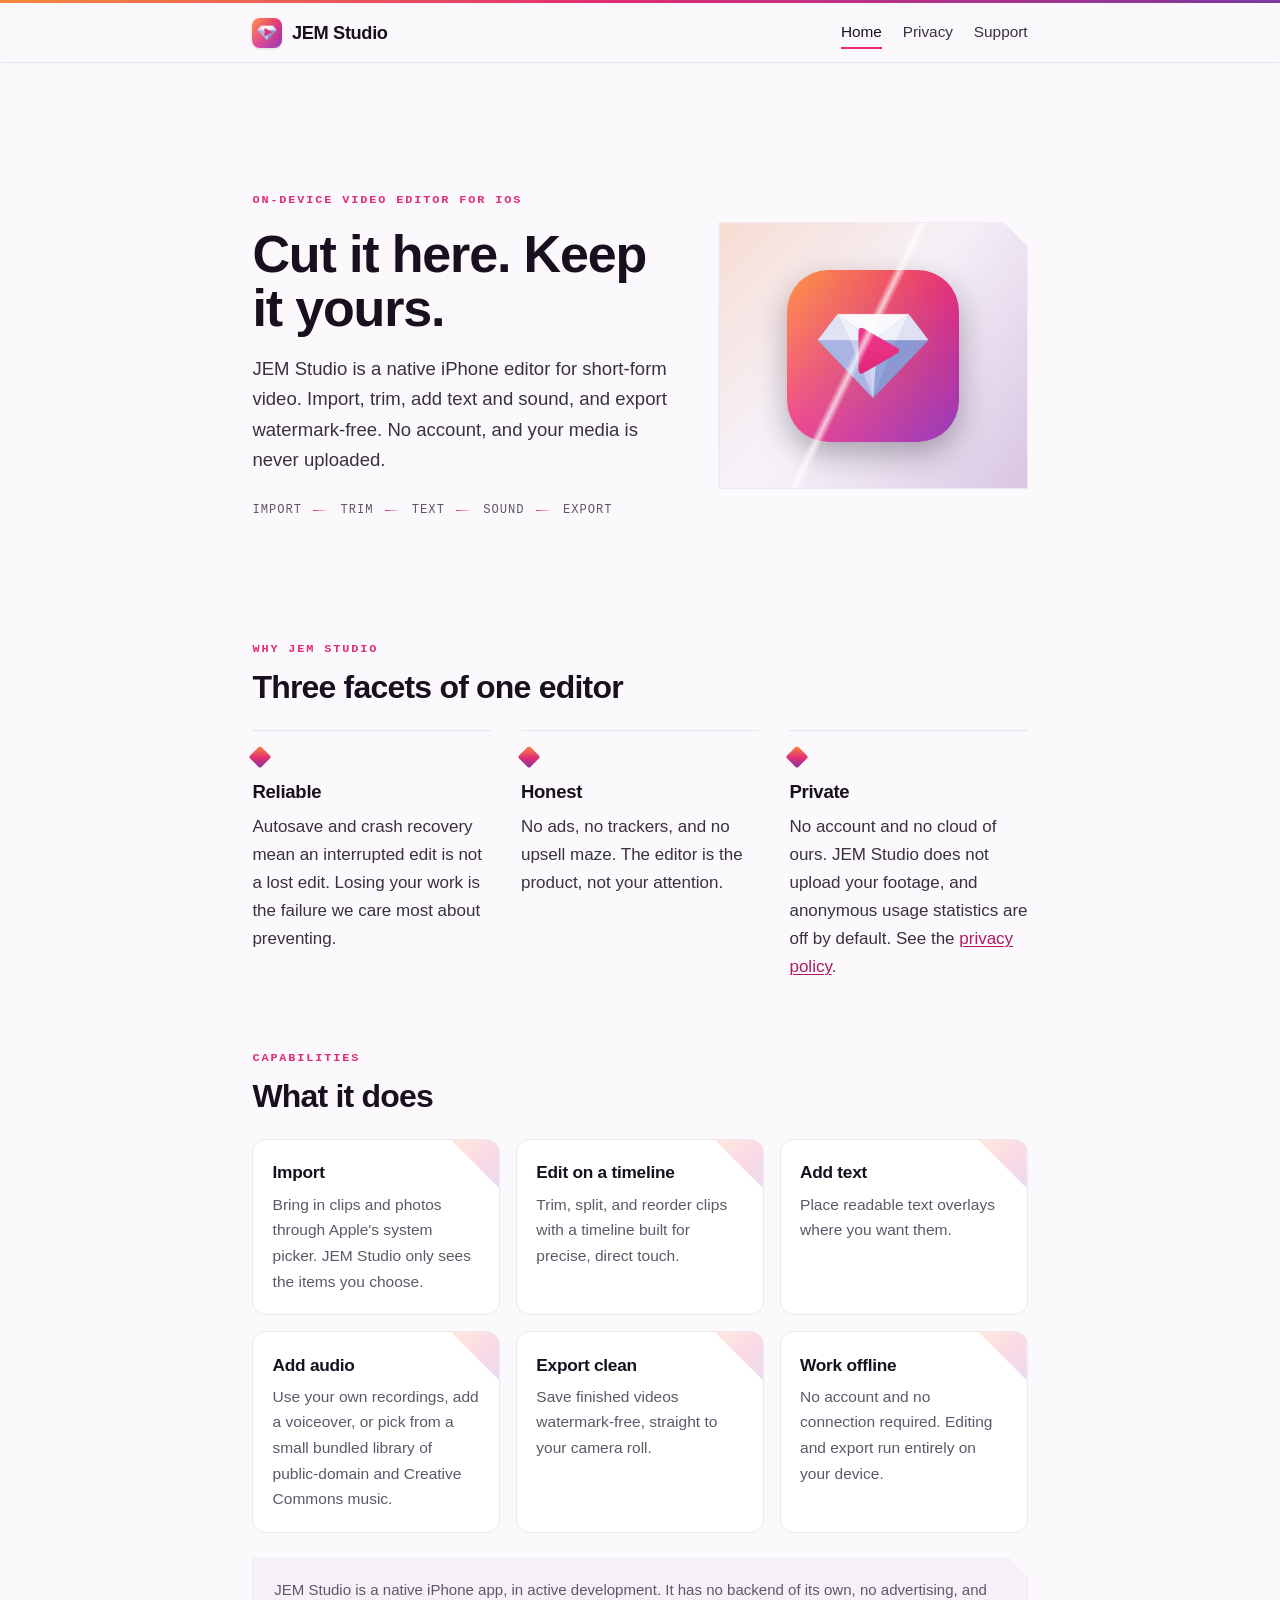
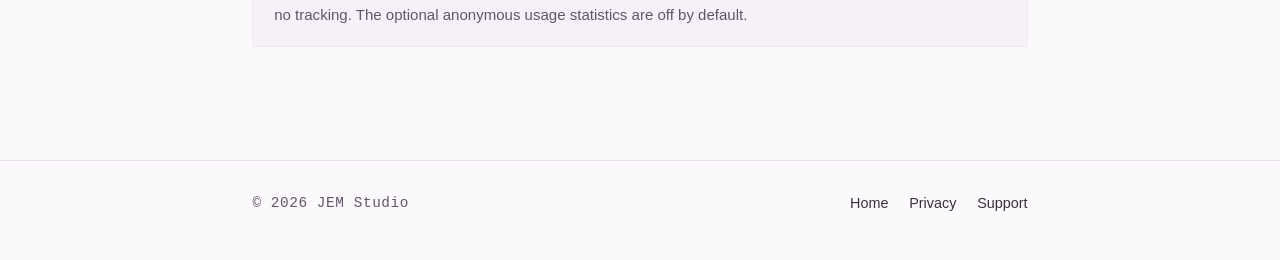
<file: index.html>
<!DOCTYPE html>
<html lang="en">
<head>
<meta charset="utf-8">
<meta name="viewport" content="width=device-width, initial-scale=1">
<title>JEM Studio: a private, on-device video editor for iOS</title>
<meta name="description" content="JEM Studio is a native iPhone editor for short-form video. Import, trim, add text and sound, and export watermark-free. No account, and your media is not uploaded.">
<meta name="color-scheme" content="light dark">
<link rel="stylesheet" href="styles.css">
<link rel="icon" type="image/png" href="icon-180.png">
<link rel="apple-touch-icon" href="icon.png">
</head>
<body>
<a class="skip-link" href="#main">Skip to main content</a>
<div class="topbar" aria-hidden="true"></div>

<header class="site">
  <div class="wrap">
    <a class="brand" href="./">
      <img class="mark" src="icon-180.png" width="30" height="30" alt="" decoding="async">
      <span>JEM Studio</span>
    </a>
    <nav class="site" aria-label="Primary">
      <a href="./" aria-current="page">Home</a>
      <a href="privacy/">Privacy</a>
      <a href="support/">Support</a>
    </nav>
  </div>
</header>

<main id="main">
  <div class="wrap">
    <section class="hero">
      <div class="hero-copy">
        <span class="kicker">On-device video editor for iOS</span>
        <h1>Cut it here. Keep it yours.</h1>
        <p class="lede">JEM Studio is a native iPhone editor for short-form video. Import, trim, add text and sound, and export watermark-free. No account, and your media is never uploaded.</p>
        <ul class="pipeline" aria-label="Editing flow">
          <li>Import</li>
          <li>Trim</li>
          <li>Text</li>
          <li>Sound</li>
          <li>Export</li>
        </ul>
      </div>
      <div class="gem">
        <img src="icon.png" width="172" height="172" alt="The JEM Studio app icon: a faceted gem with a magenta play symbol." decoding="async">
      </div>
    </section>

    <section aria-labelledby="facets-h">
      <div class="section-head">
        <span class="kicker">Why JEM Studio</span>
        <h2 id="facets-h">Three facets of one editor</h2>
      </div>
      <div class="facets">
        <div class="facet">
          <div class="facet-mark" aria-hidden="true"></div>
          <h3>Reliable</h3>
          <p>Autosave and crash recovery mean an interrupted edit is not a lost edit. Losing your work is the failure we care most about preventing.</p>
        </div>
        <div class="facet">
          <div class="facet-mark" aria-hidden="true"></div>
          <h3>Honest</h3>
          <p>No ads, no trackers, and no upsell maze. The editor is the product, not your attention.</p>
        </div>
        <div class="facet">
          <div class="facet-mark" aria-hidden="true"></div>
          <h3>Private</h3>
          <p>No account and no cloud of ours. JEM Studio does not upload your footage, and anonymous usage statistics are off by default. See the <a href="privacy/">privacy policy</a>.</p>
        </div>
      </div>
    </section>

    <section aria-labelledby="specs-h">
      <div class="section-head">
        <span class="kicker">Capabilities</span>
        <h2 id="specs-h">What it does</h2>
      </div>
      <ul class="cards">
        <li>
          <h3>Import</h3>
          <p>Bring in clips and photos through Apple's system picker. JEM Studio only sees the items you choose.</p>
        </li>
        <li>
          <h3>Edit on a timeline</h3>
          <p>Trim, split, and reorder clips with a timeline built for precise, direct touch.</p>
        </li>
        <li>
          <h3>Add text</h3>
          <p>Place readable text overlays where you want them.</p>
        </li>
        <li>
          <h3>Add audio</h3>
          <p>Use your own recordings, add a voiceover, or pick from a small bundled library of public-domain and Creative Commons music.</p>
        </li>
        <li>
          <h3>Export clean</h3>
          <p>Save finished videos watermark-free, straight to your camera roll.</p>
        </li>
        <li>
          <h3>Work offline</h3>
          <p>No account and no connection required. Editing and export run entirely on your device.</p>
        </li>
      </ul>

      <div class="note">
        <p class="meta">JEM Studio is a native iPhone app, in active development. It has no backend of its own, no advertising, and no tracking. The optional anonymous usage statistics are off by default.</p>
      </div>
    </section>
  </div>
</main>

<footer class="site">
  <div class="wrap">
    <span class="fbrand">&copy; 2026 JEM Studio</span>
    <nav aria-label="Footer">
      <a href="./">Home</a>
      <a href="privacy/">Privacy</a>
      <a href="support/">Support</a>
    </nav>
  </div>
</footer>
</body>
</html>
</file>
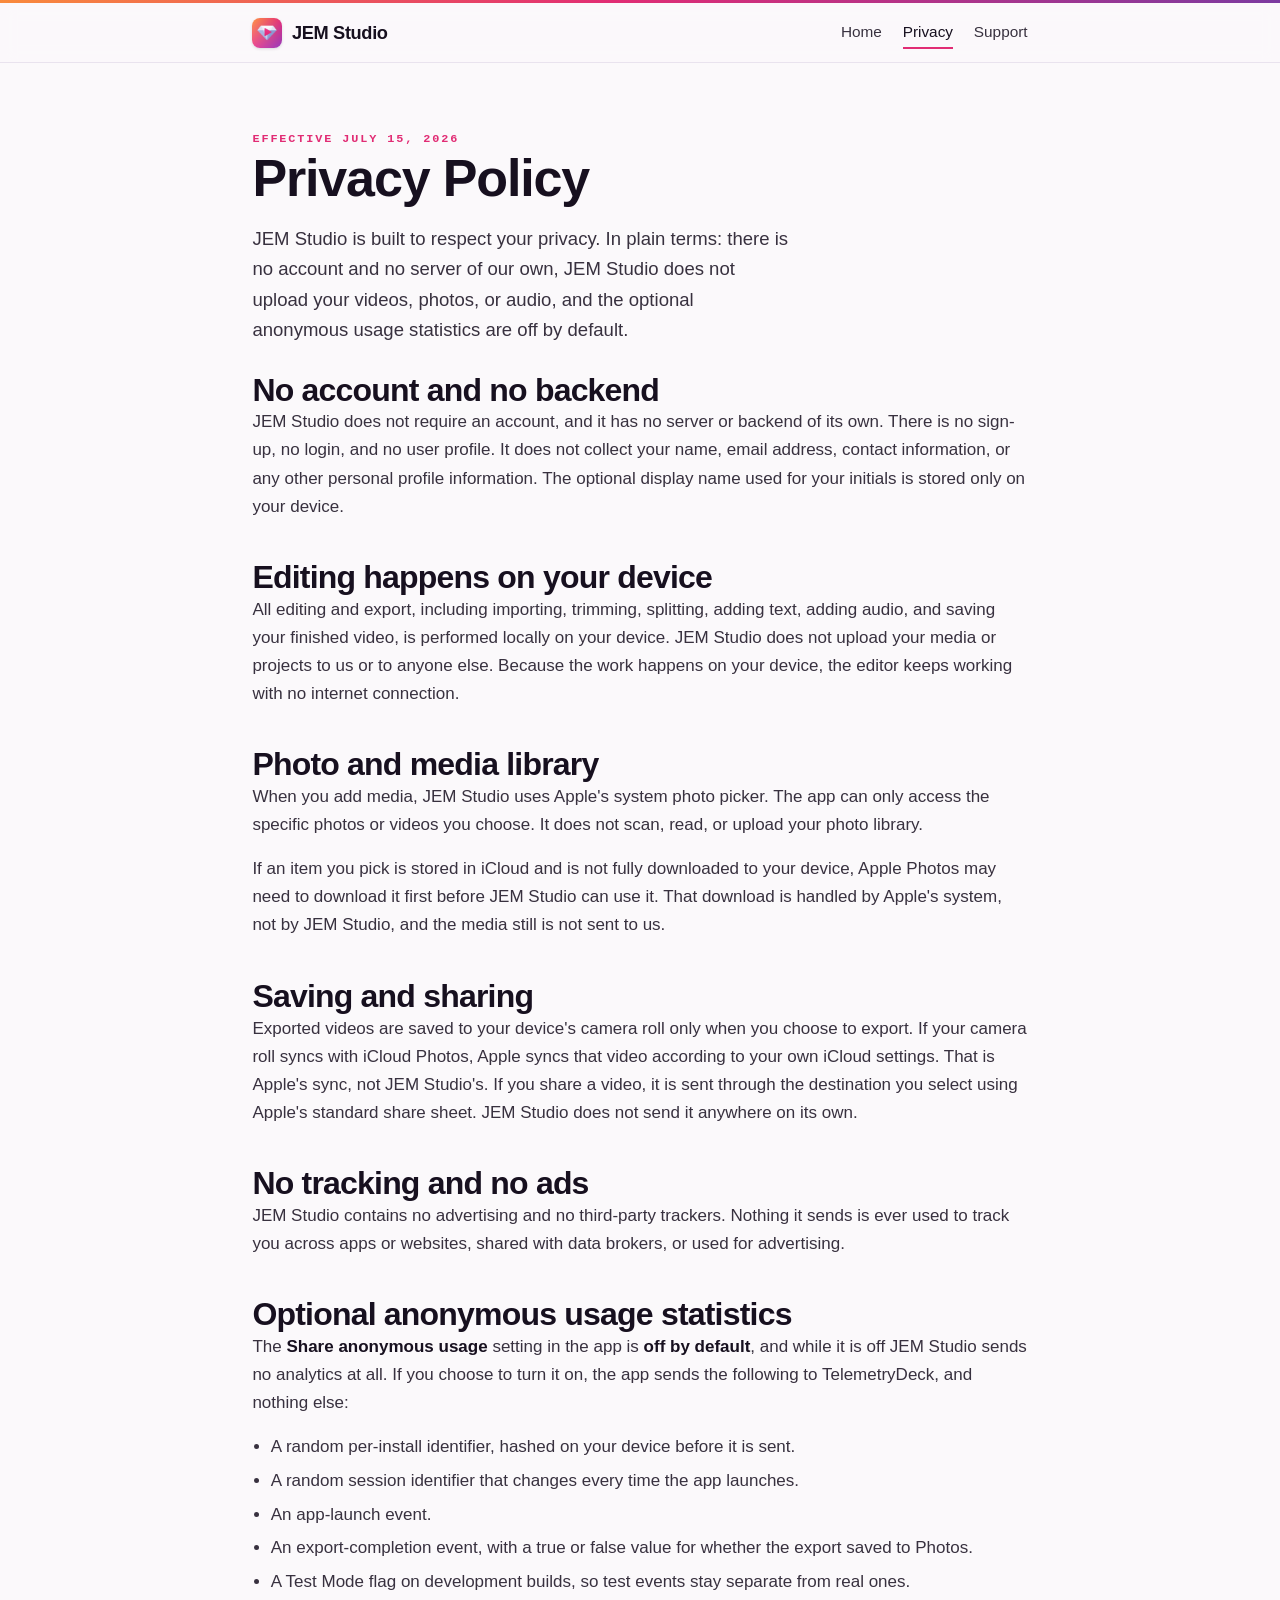
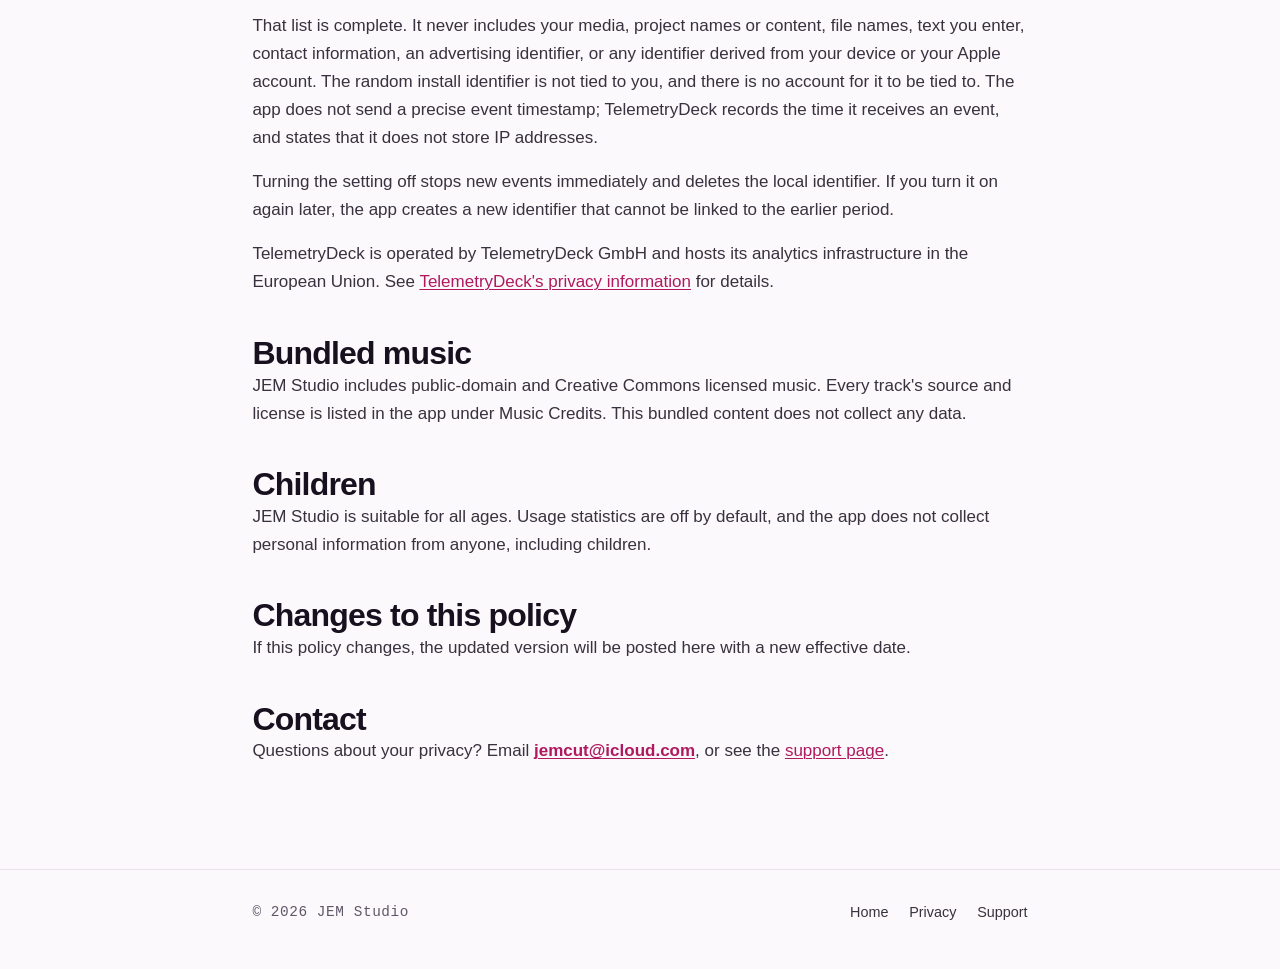
<file: privacy/index.html>
<!DOCTYPE html>
<html lang="en">
<head>
<meta charset="utf-8">
<meta name="viewport" content="width=device-width, initial-scale=1">
<title>Privacy Policy · JEM Studio</title>
<meta name="description" content="JEM Studio privacy policy. No account, no backend, no advertising, and no tracking. Editing and export happen on your device, and anonymous usage statistics are off by default.">
<meta name="color-scheme" content="light dark">
<link rel="stylesheet" href="../styles.css">
<link rel="icon" type="image/png" href="../icon-180.png">
<link rel="apple-touch-icon" href="../icon.png">
</head>
<body>
<a class="skip-link" href="#main">Skip to main content</a>
<div class="topbar" aria-hidden="true"></div>

<header class="site">
  <div class="wrap">
    <a class="brand" href="../">
      <img class="mark" src="../icon-180.png" width="30" height="30" alt="" decoding="async">
      <span>JEM Studio</span>
    </a>
    <nav class="site" aria-label="Primary">
      <a href="../">Home</a>
      <a href="./" aria-current="page">Privacy</a>
      <a href="../support/">Support</a>
    </nav>
  </div>
</header>

<main id="main">
  <div class="wrap prose">
    <span class="kicker">Effective July 15, 2026</span>
    <h1>Privacy Policy</h1>

    <p class="lead">JEM Studio is built to respect your privacy. In plain terms: there is no account and no server of our own, JEM Studio does not upload your videos, photos, or audio, and the optional anonymous usage statistics are off by default.</p>

    <h2>No account and no backend</h2>
    <p>JEM Studio does not require an account, and it has no server or backend of its own. There is no sign-up, no login, and no user profile. It does not collect your name, email address, contact information, or any other personal profile information. The optional display name used for your initials is stored only on your device.</p>

    <h2>Editing happens on your device</h2>
    <p>All editing and export, including importing, trimming, splitting, adding text, adding audio, and saving your finished video, is performed locally on your device. JEM Studio does not upload your media or projects to us or to anyone else. Because the work happens on your device, the editor keeps working with no internet connection.</p>

    <h2>Photo and media library</h2>
    <p>When you add media, JEM Studio uses Apple's system photo picker. The app can only access the specific photos or videos you choose. It does not scan, read, or upload your photo library.</p>
    <p>If an item you pick is stored in iCloud and is not fully downloaded to your device, Apple Photos may need to download it first before JEM Studio can use it. That download is handled by Apple's system, not by JEM Studio, and the media still is not sent to us.</p>

    <h2>Saving and sharing</h2>
    <p>Exported videos are saved to your device's camera roll only when you choose to export. If your camera roll syncs with iCloud Photos, Apple syncs that video according to your own iCloud settings. That is Apple's sync, not JEM Studio's. If you share a video, it is sent through the destination you select using Apple's standard share sheet. JEM Studio does not send it anywhere on its own.</p>

    <h2>No tracking and no ads</h2>
    <p>JEM Studio contains no advertising and no third-party trackers. Nothing it sends is ever used to track you across apps or websites, shared with data brokers, or used for advertising.</p>

    <h2>Optional anonymous usage statistics</h2>
    <p>The <strong>Share anonymous usage</strong> setting in the app is <strong>off by default</strong>, and while it is off JEM Studio sends no analytics at all. If you choose to turn it on, the app sends the following to TelemetryDeck, and nothing else:</p>
    <ul>
      <li>A random per-install identifier, hashed on your device before it is sent.</li>
      <li>A random session identifier that changes every time the app launches.</li>
      <li>An app-launch event.</li>
      <li>An export-completion event, with a true or false value for whether the export saved to Photos.</li>
      <li>A Test Mode flag on development builds, so test events stay separate from real ones.</li>
    </ul>
    <p>That list is complete. It never includes your media, project names or content, file names, text you enter, contact information, an advertising identifier, or any identifier derived from your device or your Apple account. The random install identifier is not tied to you, and there is no account for it to be tied to. The app does not send a precise event timestamp; TelemetryDeck records the time it receives an event, and states that it does not store IP addresses.</p>
    <p>Turning the setting off stops new events immediately and deletes the local identifier. If you turn it on again later, the app creates a new identifier that cannot be linked to the earlier period.</p>
    <p>TelemetryDeck is operated by TelemetryDeck GmbH and hosts its analytics infrastructure in the European Union. See <a href="https://telemetrydeck.com/privacy/">TelemetryDeck's privacy information</a> for details.</p>

    <h2>Bundled music</h2>
    <p>JEM Studio includes public-domain and Creative Commons licensed music. Every track's source and license is listed in the app under Music Credits. This bundled content does not collect any data.</p>

    <h2>Children</h2>
    <p>JEM Studio is suitable for all ages. Usage statistics are off by default, and the app does not collect personal information from anyone, including children.</p>

    <h2>Changes to this policy</h2>
    <p>If this policy changes, the updated version will be posted here with a new effective date.</p>

    <h2>Contact</h2>
    <p>Questions about your privacy? Email <a class="email" href="mailto:jemcut@icloud.com">jemcut@icloud.com</a>, or see the <a href="../support/">support page</a>.</p>
  </div>
</main>

<footer class="site">
  <div class="wrap">
    <span class="fbrand">&copy; 2026 JEM Studio</span>
    <nav aria-label="Footer">
      <a href="../">Home</a>
      <a href="./">Privacy</a>
      <a href="../support/">Support</a>
    </nav>
  </div>
</footer>
</body>
</html>
</file>
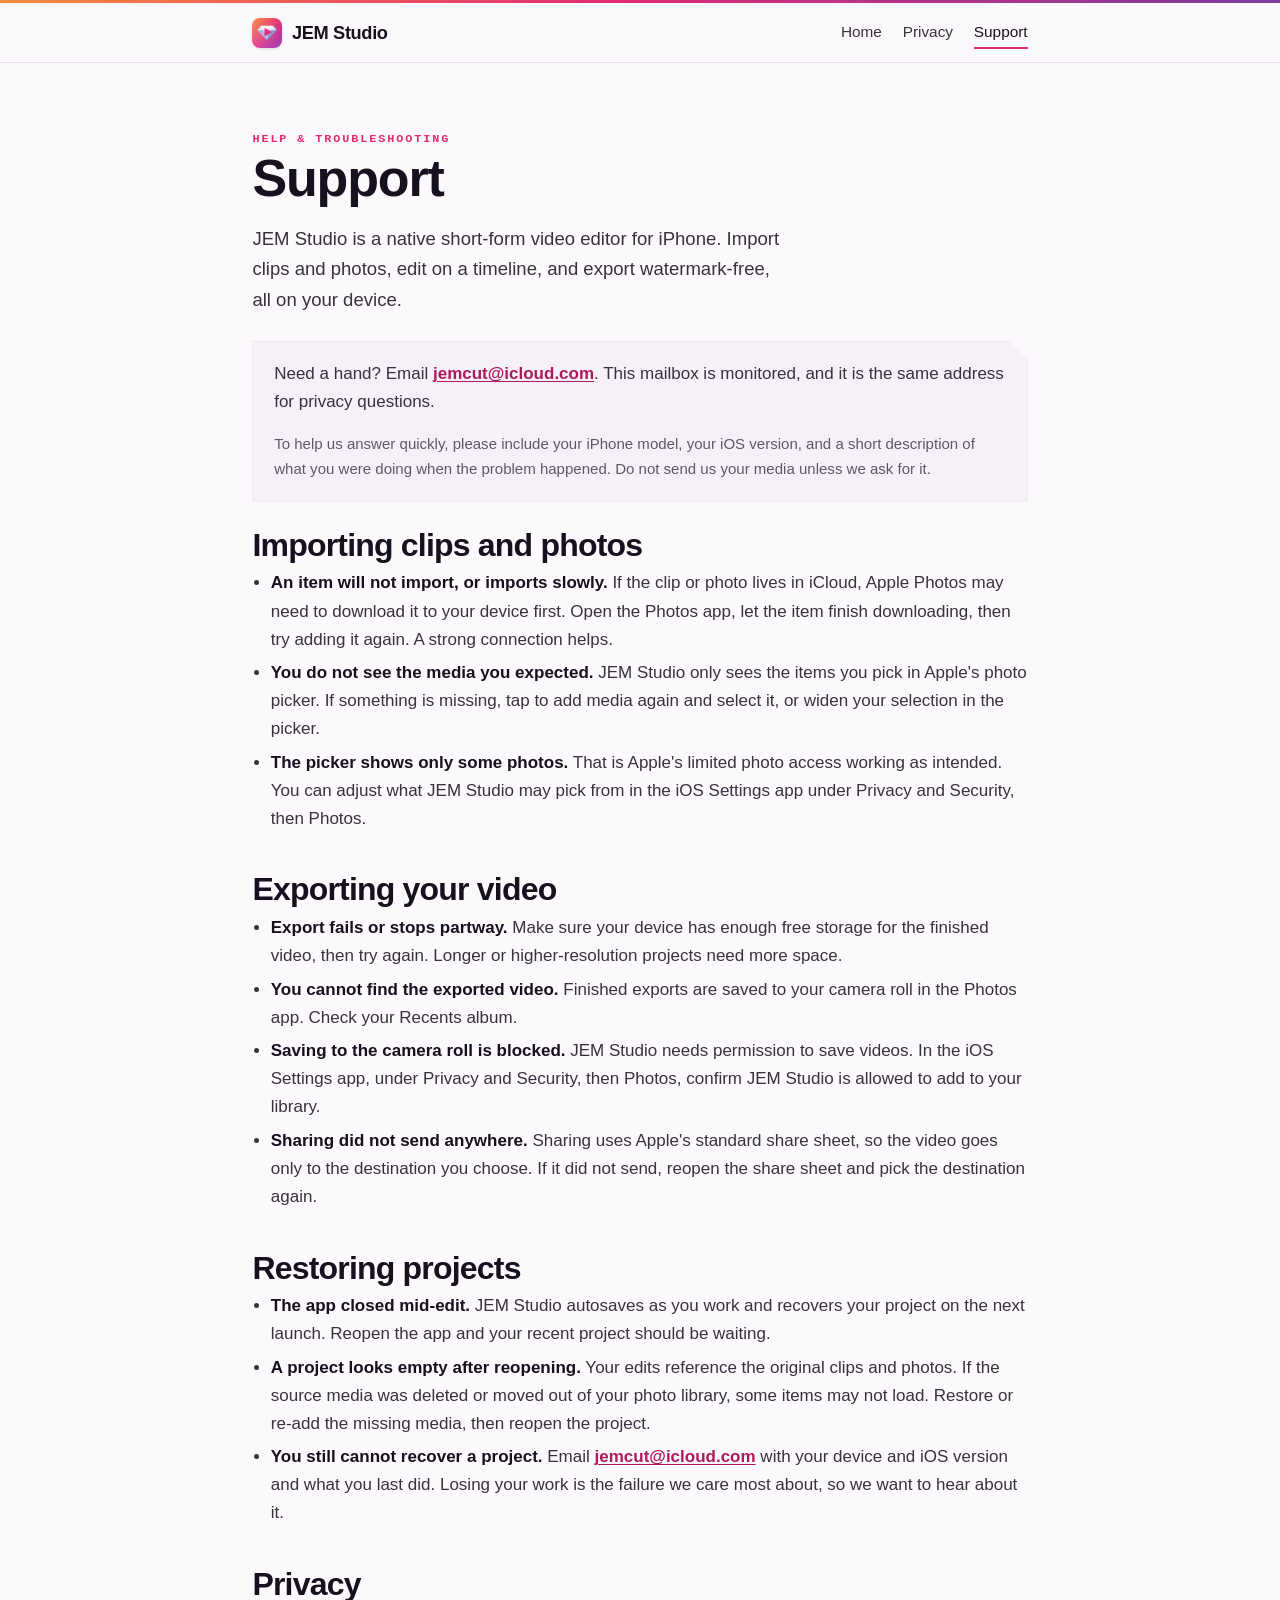
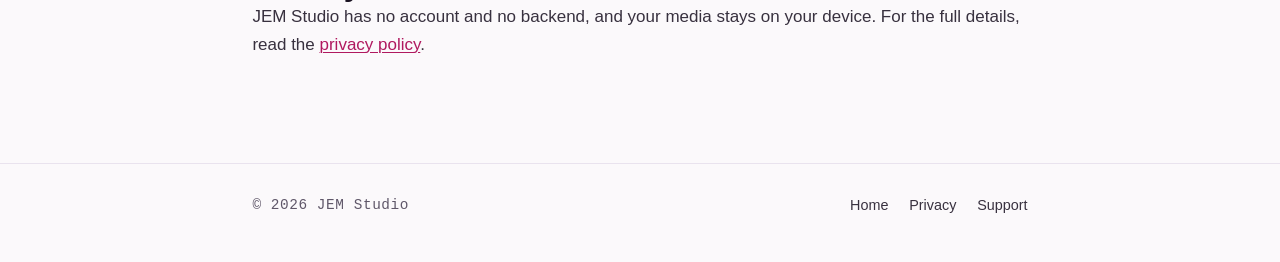
<file: support/index.html>
<!DOCTYPE html>
<html lang="en">
<head>
<meta charset="utf-8">
<meta name="viewport" content="width=device-width, initial-scale=1">
<title>Support · JEM Studio</title>
<meta name="description" content="Get help with JEM Studio. Contact a monitored support address and find quick fixes for importing, exporting, and restoring projects.">
<meta name="color-scheme" content="light dark">
<link rel="stylesheet" href="../styles.css">
<link rel="icon" type="image/png" href="../icon-180.png">
<link rel="apple-touch-icon" href="../icon.png">
</head>
<body>
<a class="skip-link" href="#main">Skip to main content</a>
<div class="topbar" aria-hidden="true"></div>

<header class="site">
  <div class="wrap">
    <a class="brand" href="../">
      <img class="mark" src="../icon-180.png" width="30" height="30" alt="" decoding="async">
      <span>JEM Studio</span>
    </a>
    <nav class="site" aria-label="Primary">
      <a href="../">Home</a>
      <a href="../privacy/">Privacy</a>
      <a href="./" aria-current="page">Support</a>
    </nav>
  </div>
</header>

<main id="main">
  <div class="wrap prose">
    <span class="kicker">Help &amp; troubleshooting</span>
    <h1>Support</h1>
    <p class="lead">JEM Studio is a native short-form video editor for iPhone. Import clips and photos, edit on a timeline, and export watermark-free, all on your device.</p>

    <div class="note">
      <p>Need a hand? Email <a class="email" href="mailto:jemcut@icloud.com">jemcut@icloud.com</a>. This mailbox is monitored, and it is the same address for privacy questions.</p>
      <p class="meta">To help us answer quickly, please include your iPhone model, your iOS version, and a short description of what you were doing when the problem happened. Do not send us your media unless we ask for it.</p>
    </div>

    <h2>Importing clips and photos</h2>
    <ul>
      <li><strong>An item will not import, or imports slowly.</strong> If the clip or photo lives in iCloud, Apple Photos may need to download it to your device first. Open the Photos app, let the item finish downloading, then try adding it again. A strong connection helps.</li>
      <li><strong>You do not see the media you expected.</strong> JEM Studio only sees the items you pick in Apple's photo picker. If something is missing, tap to add media again and select it, or widen your selection in the picker.</li>
      <li><strong>The picker shows only some photos.</strong> That is Apple's limited photo access working as intended. You can adjust what JEM Studio may pick from in the iOS Settings app under Privacy and Security, then Photos.</li>
    </ul>

    <h2>Exporting your video</h2>
    <ul>
      <li><strong>Export fails or stops partway.</strong> Make sure your device has enough free storage for the finished video, then try again. Longer or higher-resolution projects need more space.</li>
      <li><strong>You cannot find the exported video.</strong> Finished exports are saved to your camera roll in the Photos app. Check your Recents album.</li>
      <li><strong>Saving to the camera roll is blocked.</strong> JEM Studio needs permission to save videos. In the iOS Settings app, under Privacy and Security, then Photos, confirm JEM Studio is allowed to add to your library.</li>
      <li><strong>Sharing did not send anywhere.</strong> Sharing uses Apple's standard share sheet, so the video goes only to the destination you choose. If it did not send, reopen the share sheet and pick the destination again.</li>
    </ul>

    <h2>Restoring projects</h2>
    <ul>
      <li><strong>The app closed mid-edit.</strong> JEM Studio autosaves as you work and recovers your project on the next launch. Reopen the app and your recent project should be waiting.</li>
      <li><strong>A project looks empty after reopening.</strong> Your edits reference the original clips and photos. If the source media was deleted or moved out of your photo library, some items may not load. Restore or re-add the missing media, then reopen the project.</li>
      <li><strong>You still cannot recover a project.</strong> Email <a class="email" href="mailto:jemcut@icloud.com">jemcut@icloud.com</a> with your device and iOS version and what you last did. Losing your work is the failure we care most about, so we want to hear about it.</li>
    </ul>

    <h2>Privacy</h2>
    <p>JEM Studio has no account and no backend, and your media stays on your device. For the full details, read the <a href="../privacy/">privacy policy</a>.</p>
  </div>
</main>

<footer class="site">
  <div class="wrap">
    <span class="fbrand">&copy; 2026 JEM Studio</span>
    <nav aria-label="Footer">
      <a href="../">Home</a>
      <a href="../privacy/">Privacy</a>
      <a href="./">Support</a>
    </nav>
  </div>
</footer>
</body>
</html>
</file>
<file: styles.css>
/* JEM Studio site styles. Self-contained: no external fonts, CDNs, or trackers.
   Type identity uses only platform system fonts:
   New York serif (display) + San Francisco (body) + monospace (timecode-style labels). */

:root {
  color-scheme: light dark;

  --font-serif: ui-serif, "New York", Georgia, "Iowan Old Style", "Times New Roman", serif;
  --font-sans: -apple-system, BlinkMacSystemFont, "Segoe UI", Roboto, Helvetica, Arial, sans-serif;
  --font-mono: ui-monospace, "SF Mono", "Menlo", "Cascadia Code", Consolas, monospace;

  /* Brand gradient, drawn from the app icon. Kept contained to the gem. */
  --coral: #f98a3c;
  --magenta: #e12c74;
  --violet: #7c3aa0;
  --lavender: #c7cce8;

  /* Light theme. Text colors pass WCAG AA on --paper. */
  --paper: #fbf9fb;
  --surface: #ffffff;
  --ink: #17101f;        /* display headings */
  --body: #38313f;       /* body text ~10:1 */
  --muted: #5f5769;      /* secondary ~5.4:1 */
  --line: #e9e3ee;
  --card-line: #ece6f1;
  --link: #b0195f;       /* magenta-ink link ~5.6:1 */
  --link-hover: #85114a;
  --focus: #6a2a9e;
  --panel-tint: #f6f1f8;
  --shadow: rgba(23, 16, 31, 0.14);
}

@media (prefers-color-scheme: dark) {
  :root {
    --paper: #121019;
    --surface: #1b1526;
    --ink: #f5f1f8;
    --body: #dad3e2;       /* ~11:1 */
    --muted: #a79eb5;      /* ~5.3:1 */
    --line: #2b2338;
    --card-line: #302840;
    --link: #f6a8cb;       /* ~7:1 on dark paper */
    --link-hover: #fac8dd;
    --focus: #d9b3f2;
    --lavender: #b9c0e4;
    --panel-tint: #201829;
    --shadow: rgba(0, 0, 0, 0.5);
  }
}

*,
*::before,
*::after { box-sizing: border-box; }

html { -webkit-text-size-adjust: 100%; }

body {
  margin: 0;
  background: var(--paper);
  color: var(--body);
  font-family: var(--font-sans);
  font-size: 17px;
  line-height: 1.65;
  -webkit-font-smoothing: antialiased;
  text-rendering: optimizeLegibility;
}

.skip-link {
  position: absolute;
  left: -999px;
  top: 0;
  background: var(--surface);
  color: var(--link);
  padding: 0.6rem 1rem;
  border: 2px solid var(--focus);
  border-radius: 8px;
  z-index: 100;
}
.skip-link:focus { left: 1rem; top: 1rem; }

.wrap {
  width: 100%;
  max-width: 820px;
  margin: 0 auto;
  padding: 0 1.4rem;
}

/* Shared label style: monospace, tracked out, like an editor's timecode readout. */
.kicker {
  font-family: var(--font-mono);
  font-size: 0.74rem;
  font-weight: 600;
  letter-spacing: 0.16em;
  text-transform: uppercase;
  color: var(--magenta);
}

/* --- Top gradient hairline: the only place the full gradient runs edge to edge. --- */
.topbar {
  height: 3px;
  background: linear-gradient(90deg, var(--coral), var(--magenta) 48%, var(--violet));
}

/* --- Header --- */
header.site {
  border-bottom: 1px solid var(--line);
  background: color-mix(in srgb, var(--paper) 86%, transparent);
  position: sticky;
  top: 0;
  z-index: 20;
  backdrop-filter: saturate(1.4) blur(8px);
}
header.site .wrap {
  display: flex;
  align-items: center;
  justify-content: space-between;
  gap: 1rem;
  padding-top: 0.85rem;
  padding-bottom: 0.85rem;
  flex-wrap: wrap;
}
.brand {
  display: inline-flex;
  align-items: center;
  gap: 0.6rem;
  text-decoration: none;
  color: var(--ink);
  font-family: var(--font-sans);
  font-weight: 700;
  font-size: 1.14rem;
  letter-spacing: -0.02em;
}
.brand:focus-visible {
  outline: 3px solid var(--focus);
  outline-offset: 3px;
  border-radius: 6px;
}
.brand .mark {
  width: 30px;
  height: 30px;
  flex: 0 0 auto;
  display: block;
  border-radius: 8px;
  box-shadow: 0 1px 3px var(--shadow);
}
nav.site { display: flex; gap: 1.3rem; flex-wrap: wrap; }
nav.site a {
  color: var(--body);
  text-decoration: none;
  font-weight: 500;
  font-size: 0.96rem;
  padding: 0.15rem 0;
  border-bottom: 2px solid transparent;
}
nav.site a:hover { color: var(--link); border-bottom-color: var(--magenta); }
nav.site a[aria-current="page"] { color: var(--ink); border-bottom-color: var(--magenta); }
nav.site a:focus-visible {
  outline: 3px solid var(--focus);
  outline-offset: 3px;
  border-radius: 4px;
}

main { padding: clamp(2rem, 6vw, 3.75rem) 0 1rem; }

/* --- Hero --- */
.hero {
  display: grid;
  grid-template-columns: 1.15fr 0.85fr;
  gap: clamp(1.5rem, 5vw, 3rem);
  align-items: center;
  padding-bottom: clamp(2rem, 6vw, 3.25rem);
}
.hero .kicker { display: block; margin-bottom: 1rem; }
h1 {
  font-family: var(--font-sans);
  color: var(--ink);
  font-weight: 700;
  font-size: clamp(2.25rem, 5.8vw, 3.25rem);
  line-height: 1.05;
  letter-spacing: -0.022em;
  margin: 0 0 1.1rem;
}
.hero p.lede {
  font-size: 1.16rem;
  color: var(--body);
  margin: 0 0 1.5rem;
  max-width: 42ch;
}

/* The editing pipeline, as a genuine sequence: import, then edit, then export. */
.pipeline {
  display: flex;
  flex-wrap: wrap;
  gap: 0.45rem 0.7rem;
  align-items: center;
  font-family: var(--font-mono);
  font-size: 0.76rem;
  letter-spacing: 0.08em;
  text-transform: uppercase;
  color: var(--muted);
  margin: 0;
  padding: 0;
  list-style: none;
}
.pipeline li { display: inline-flex; align-items: center; gap: 0.7rem; margin: 0; }
.pipeline li:not(:last-child)::after {
  content: "";
  width: 16px;
  height: 1px;
  background: linear-gradient(90deg, var(--magenta), transparent);
}
.pipeline .on { color: var(--ink); }

/* The gem: the real app icon on a faceted light panel with a cut corner. */
.gem {
  position: relative;
  display: grid;
  place-items: center;
  padding: clamp(1.6rem, 5vw, 2.9rem);
  background: var(--panel-tint);
  border: 1px solid var(--card-line);
  /* one facet sliced off the top-right corner: the cut */
  clip-path: polygon(0 0, calc(100% - 24px) 0, 100% 24px, 100% 100%, 0 100%);
  filter: drop-shadow(0 20px 44px var(--shadow));
  overflow: hidden;
}
.gem::before {
  content: "";
  position: absolute;
  inset: 0;
  background:
    linear-gradient(135deg, color-mix(in srgb, var(--coral) 20%, transparent), transparent 44%),
    linear-gradient(305deg, color-mix(in srgb, var(--violet) 24%, transparent), transparent 52%);
}
.gem::after {
  content: "";
  position: absolute;
  inset: 0;
  background: linear-gradient(116deg, transparent 45%, color-mix(in srgb, var(--surface) 70%, transparent) 46.5%, transparent 48%);
}
.gem img {
  position: relative;
  width: clamp(112px, 30vw, 172px);
  height: auto;
  border-radius: 24%;
  box-shadow: 0 12px 30px rgba(23, 16, 31, 0.32);
}

/* --- Sections --- */
section { margin-top: clamp(2.75rem, 7vw, 4.25rem); }
.section-head { margin-bottom: 1.5rem; }
.section-head .kicker { display: block; margin-bottom: 0.6rem; }
h2 {
  font-family: var(--font-sans);
  color: var(--ink);
  font-weight: 700;
  font-size: clamp(1.55rem, 3.5vw, 2rem);
  line-height: 1.15;
  letter-spacing: -0.025em;
  margin: 0;
}
h3 {
  font-family: var(--font-sans);
  color: var(--ink);
  font-weight: 650;
  font-size: 1.16rem;
  letter-spacing: -0.015em;
  margin: 0 0 0.35rem;
}
p { margin: 0 0 1rem; }
a {
  color: var(--link);
  text-decoration-thickness: 1px;
  text-underline-offset: 2px;
}
a:hover { color: var(--link-hover); }
a:focus-visible {
  outline: 3px solid var(--focus);
  outline-offset: 2px;
  border-radius: 3px;
}
strong { color: var(--ink); font-weight: 640; }

/* Three facets: the commitments, presented as cut planes of one stone. */
.facets { display: grid; gap: 1.6rem; }
@media (min-width: 620px) { .facets { grid-template-columns: repeat(3, 1fr); gap: 1.9rem; } }
.facet { position: relative; padding-top: 1.1rem; border-top: 1px solid var(--line); }
.facet-mark {
  width: 16px;
  height: 16px;
  margin-bottom: 0.75rem;
  background: linear-gradient(135deg, var(--coral), var(--magenta) 55%, var(--violet));
  transform: rotate(45deg);
  border-radius: 2px;
}
.facet p { color: var(--body); margin-bottom: 0; }

/* Capability cards. The gradient corner reads as a cut facet. */
.cards {
  display: grid;
  grid-template-columns: repeat(auto-fit, minmax(220px, 1fr));
  gap: 1rem;
  margin: 0;
  padding: 0;
  list-style: none;
}
.cards li {
  position: relative;
  overflow: hidden;
  background: var(--surface);
  border: 1px solid var(--card-line);
  border-radius: 14px;
  padding: 1.15rem 1.2rem 1.25rem;
  margin: 0;
}
.cards li::before {
  content: "";
  position: absolute;
  top: 0;
  right: 0;
  width: 48px;
  height: 48px;
  background: linear-gradient(135deg, var(--coral), var(--magenta) 55%, var(--violet));
  opacity: 0.18;
  clip-path: polygon(100% 0, 0 0, 100% 100%);
}
.cards .term {
  display: block;
  font-family: var(--font-mono);
  font-size: 0.72rem;
  letter-spacing: 0.12em;
  text-transform: uppercase;
  color: var(--magenta);
  margin-bottom: 0.5rem;
}
.cards h3 { margin: 0 0 0.3rem; font-size: 1.08rem; }
.cards p { margin: 0; color: var(--muted); font-size: 0.97rem; }

/* Callout with a cut corner. */
.note {
  position: relative;
  background: var(--panel-tint);
  border: 1px solid var(--card-line);
  clip-path: polygon(0 0, calc(100% - 18px) 0, 100% 18px, 100% 100%, 0 100%);
  padding: 1.15rem 1.3rem;
  margin: 1.6rem 0;
}
.note p:last-child { margin-bottom: 0; }

.meta { color: var(--muted); font-size: 0.94rem; }
.email { font-weight: 640; white-space: nowrap; }

hr { border: 0; border-top: 1px solid var(--line); margin: 2.5rem 0; }

/* Long-form text pages */
.prose h2 { margin-top: 2.4rem; }
.prose h2:first-of-type { margin-top: 1.6rem; }
.prose ul { padding-left: 1.15rem; margin: 0 0 1rem; }
.prose li { margin: 0.35rem 0; }
.lead {
  font-size: 1.16rem;
  color: var(--body);
  margin: 0 0 1.5rem;
  max-width: 52ch;
}

/* --- Footer --- */
footer.site {
  border-top: 1px solid var(--line);
  margin-top: clamp(3rem, 8vw, 4.5rem);
  padding: 1.9rem 0 2.75rem;
  color: var(--muted);
  font-size: 0.9rem;
}
footer.site .wrap {
  display: flex;
  justify-content: space-between;
  gap: 1rem 1.5rem;
  flex-wrap: wrap;
  align-items: center;
}
footer.site .fbrand { font-family: var(--font-mono); letter-spacing: 0.04em; }
footer.site nav { display: flex; gap: 1.3rem; flex-wrap: wrap; }
footer.site a { color: var(--body); text-decoration: none; }
footer.site a:hover { color: var(--link); text-decoration: underline; }

/* 404 */
.center { text-align: center; padding: clamp(2.5rem, 8vw, 4.5rem) 0; }
.center .mark-lg {
  width: 84px;
  height: 84px;
  margin: 0 auto 1.5rem;
  display: block;
  border-radius: 22%;
  box-shadow: 0 10px 30px var(--shadow);
}

/* --- Responsive --- */
@media (max-width: 680px) {
  .hero { grid-template-columns: 1fr; }
  .gem { order: -1; justify-self: start; padding: clamp(1.4rem, 8vw, 2rem); }
  .gem img { width: clamp(104px, 32vw, 148px); }
}
@media (max-width: 480px) {
  body { font-size: 16px; }
  header.site .wrap { padding-top: 0.7rem; padding-bottom: 0.7rem; }
}

@media (prefers-reduced-motion: no-preference) {
  a, nav.site a { transition: color 0.15s ease, border-color 0.15s ease; }
}
</file>
